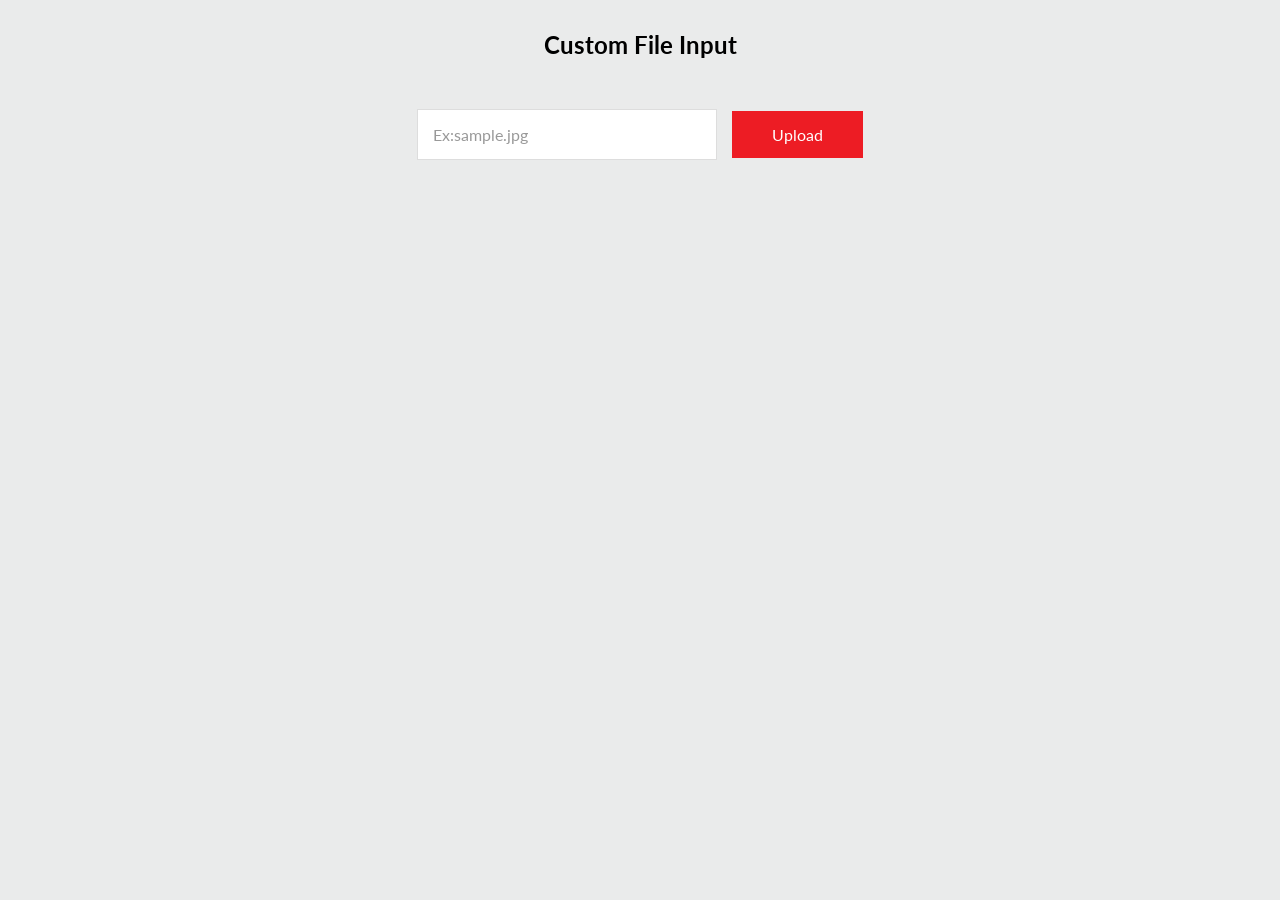
<file: 6651071078_NguyenTranTrungTinh_11-17/C11_6651071078/index.html>
<!DOCTYPE html>
<html lang="en">
<head>
<meta name="viewport" content="width=device-width, initial-scale=1.0, user-scalable=no">
<title>Home</title>
<meta charset="UTF-8">
<link rel="stylesheet" href="css/style.css">
</head>
<body>

<h2 class="text-center">Custom File Input</h2>

<div class="custom-file-wrp">
	<div class="filename">
		Ex:sample.jpg
	</div>
	<div class="custom-file">
		<label for="fileupload">Upload</label>
		<input type="file"  id="fileupload">
	</div>
</div>


<script src="js/jquery-latest.min.js"></script>
<script>
$(function () {
    var placeholder = $('.filename').text().trim();   // "Ex:sample.jpg"

    $('#fileupload').on('change', function () {
        if (this.files && this.files.length) {
            $('.filename').text(this.files[0].name).css('color', '#333');
        } else {
            $('.filename').text(placeholder).css('color', '#999');
        }
    });
});
</script>
</body>
</html>
</file>
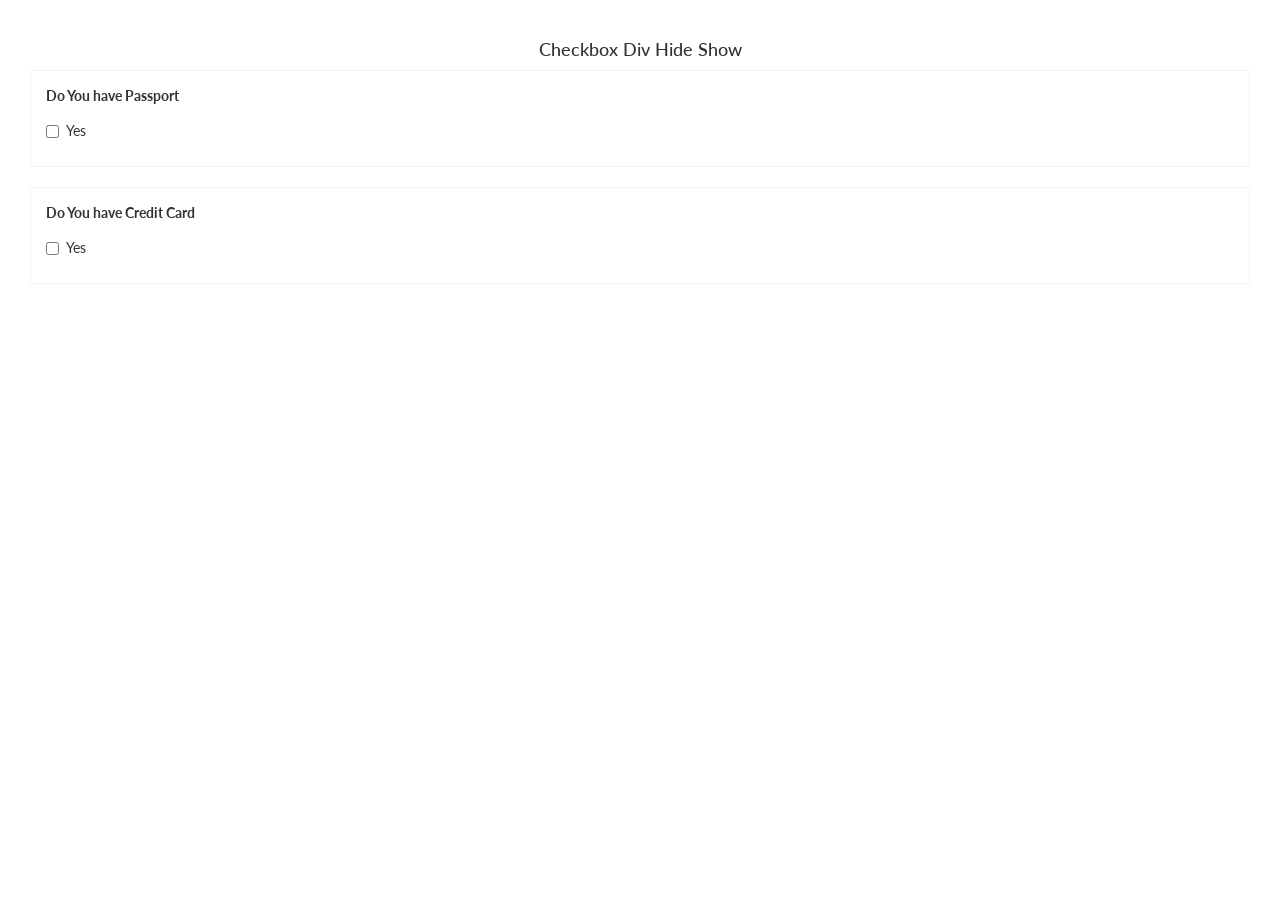
<file: 6651071078_NguyenTranTrungTinh_11-17/C12_6651071078/index.html>
<!DOCTYPE html>
<html lang="en">
<head>
<meta charset="UTF-8">	
<title>D CODE SHOW</title>
<link rel="stylesheet" href="css/bootstrap.min.css">
<link rel="stylesheet" href="css/style.css">
<style>
</style>
</head>
<body>
<h4>Checkbox Div Hide Show</h4>

<div class="checkbox-card">
	<label for="">Do You have Passport</label>
	<div class="checkbox">
		<label>
			<input type="checkbox" class="checkme">Yes
		</label>
	</div>
	<div class="passport-box">
		<input type="text" placeholder="Enter Passport Number" 
		class="form-control">
	</div>
	<div class="apply-box">
		<a href="">Apply For Passport</a>
	</div>
</div>
<br>
<div class="checkbox-card">
	<label for="">Do You have Credit Card</label>
	<div class="checkbox">
		<label>
			<input type="checkbox" class="checkme">Yes
		</label>
	</div>
	<div class="passport-box">
		<input type="text" placeholder="Enter Credit Card Number" 
		class="form-control">
	</div>
	<div class="apply-box">
		<a href="">Apply For Credit Card</a>
	</div>
</div>

	

	



<script src="js/jquery-latest.min.js"></script>

<script>
$(function () {
    // Tick "Yes" -> hiện ô nhập + link Apply của CHÍNH card đó; bỏ tick -> ẩn
    $('.checkme').on('change', function () {
        var card = $(this).closest('.checkbox-card');
        if (this.checked) {
            card.find('.passport-box, .apply-box').slideDown(200);
        } else {
            card.find('.passport-box, .apply-box').slideUp(200);
        }
    });
});
</script>
</body>
</html>
</file>
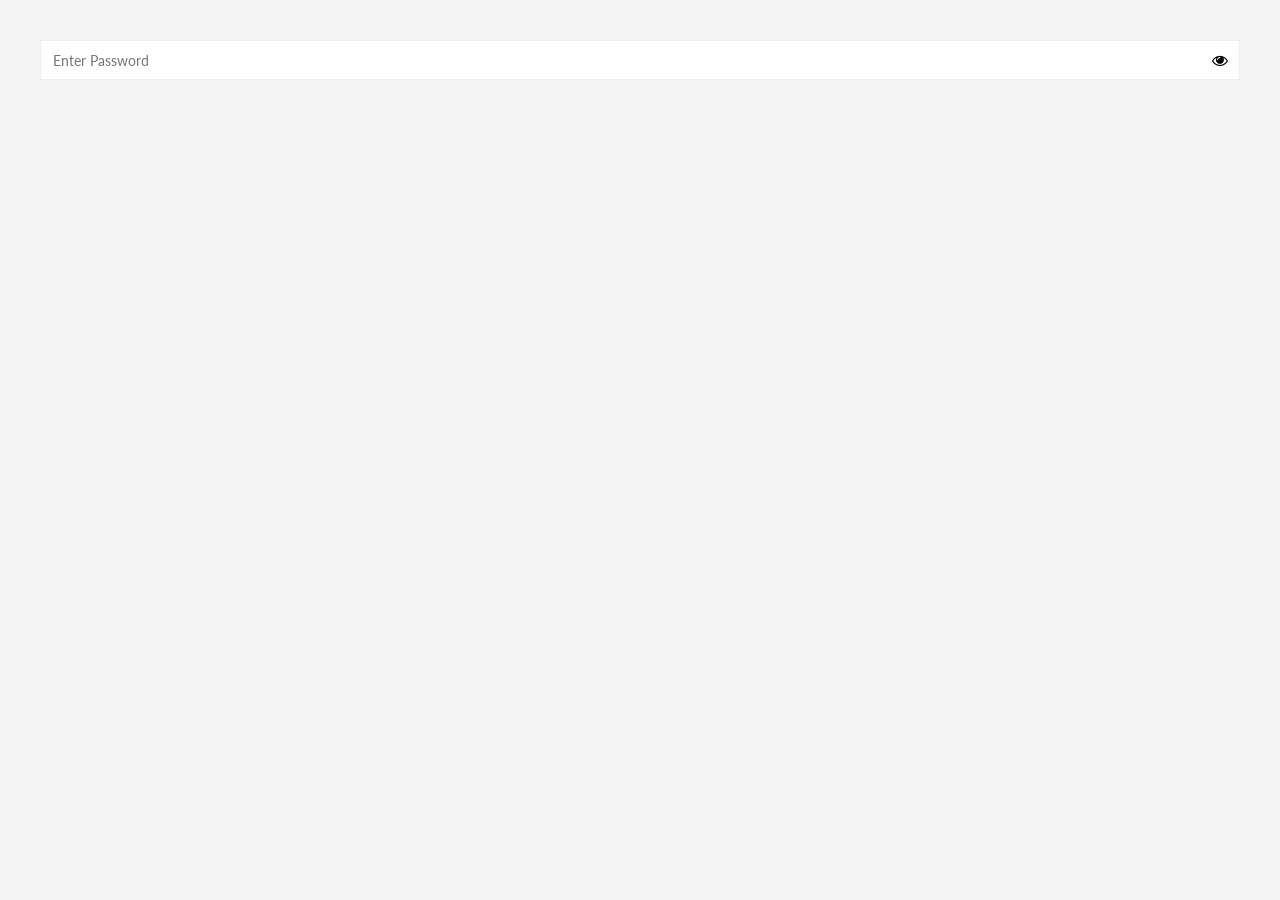
<file: 6651071078_NguyenTranTrungTinh_11-17/C13_6651071078/index.html>
<!DOCTYPE html>
<html lang="en">
<head>
<meta name="viewport" content="width=device-width, initial-scale=1.0, user-scalable=no">
<title>Home</title>
<meta charset="UTF-8">
<!--Font Awesome CDN Link-->
<link href="https://stackpath.bootstrapcdn.com/font-awesome/4.7.0/css/font-awesome.min.css" rel="stylesheet" type="text/css"/>
<link rel="stylesheet" href="css/style.css">
</head>
<body>

	<div class="password-show-card">
		<input type="password" class="input-control" placeholder="Enter Password">
		<i class="fa fa-eye password-show"></i>
		<!-- <i class="fa fa-eye-slash"></i> -->
	</div>

	
<script src="js/jquery-latest.min.js"></script>

<script>
$(function () {
    $('.password-show').on('click', function () {
        var input = $(this).siblings('.input-control');
        var isHidden = input.attr('type') === 'password';

        input.attr('type', isHidden ? 'text' : 'password');
        $(this).toggleClass('fa-eye', !isHidden)
               .toggleClass('fa-eye-slash', isHidden);
    });
});
</script>
</body>
</html>
</file>
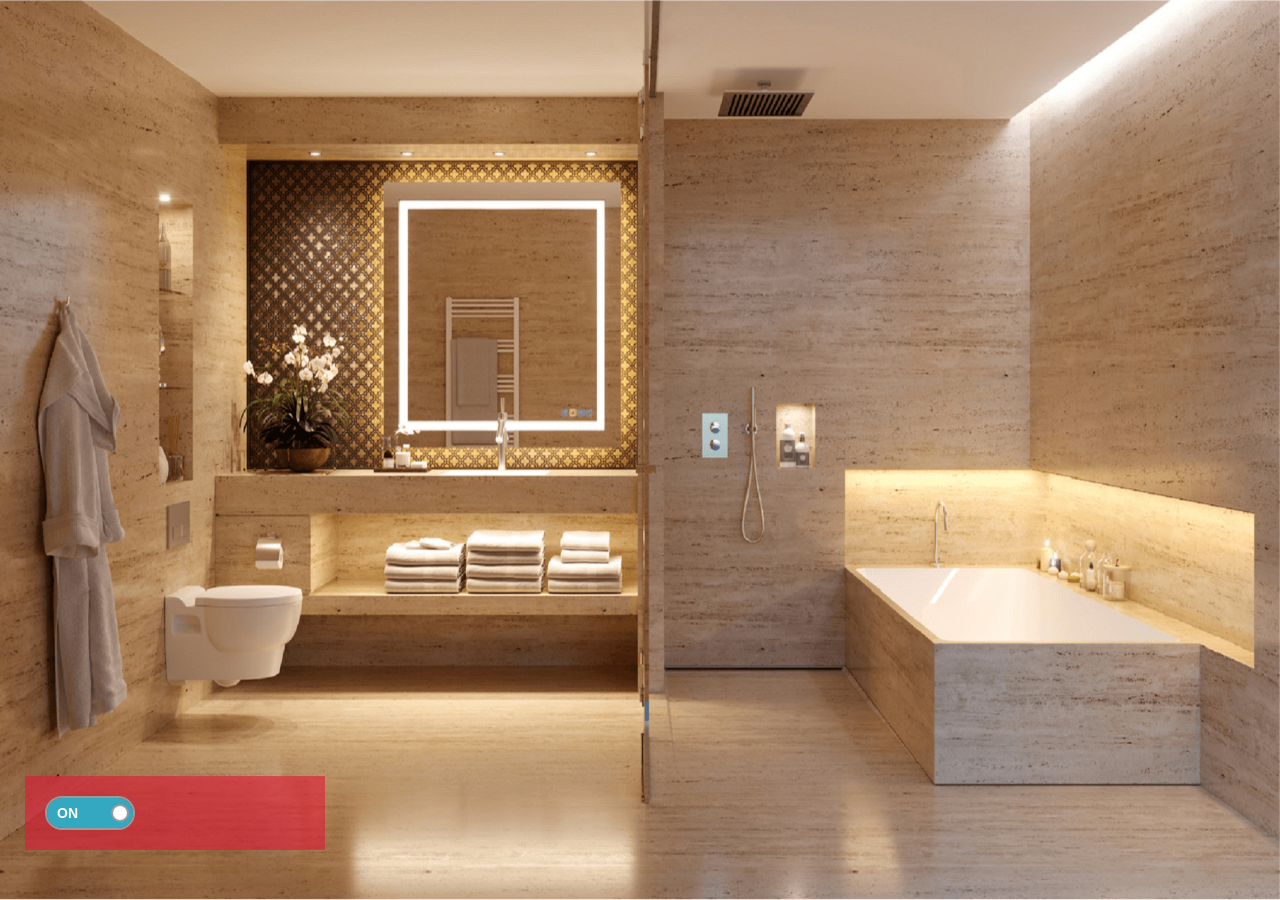
<file: 6651071078_NguyenTranTrungTinh_11-17/C14_6651071078/index.html>
<!DOCTYPE html>
<html lang="en">

<head>
    <meta name="viewport" content="width=device-width, initial-scale=1.0, user-scalable=no">
    <title>Home</title>
    <meta charset="UTF-8">

    <link rel="stylesheet" href="css/style.css">
</head>

<body>

    <!--IMAGE EFFECT-->
    <div class="image-effect" id="image-effect-2">
        <img src="images/off.png" class="fadeEffect">
        <img src="images/on.png">
    </div>

    <!--Switch Button-->
    <div class="switch-btn">
        <div class="onoffswitch">
            <input type="checkbox" name="onoffswitch" class="onoffswitch-checkbox toggle-switch-2" id="myonoffswitch" tabindex="0" checked>
            <label class="onoffswitch-label" for="myonoffswitch">
            <span class="onoffswitch-inner"></span>
            <span class="onoffswitch-switch"></span>
            </label>
        </div>
    </div>

    <script src="js/jquery-latest.min.js"></script>
    
<script>
$(function () {
    var imgs = $('#image-effect-2 img');   // [0] = off.png, [1] = on.png

    $('.toggle-switch-2').on('change', function () {
        imgs.removeClass('fadeEffect');                    // ẩn cả 2 (opacity 0)
        imgs.eq(this.checked ? 1 : 0).addClass('fadeEffect'); // hiện ảnh tương ứng (fade 1.2s)
    }).trigger('change');                                  // đồng bộ trạng thái ban đầu (đang ON)
});
</script>
</body>

</html>
</file>
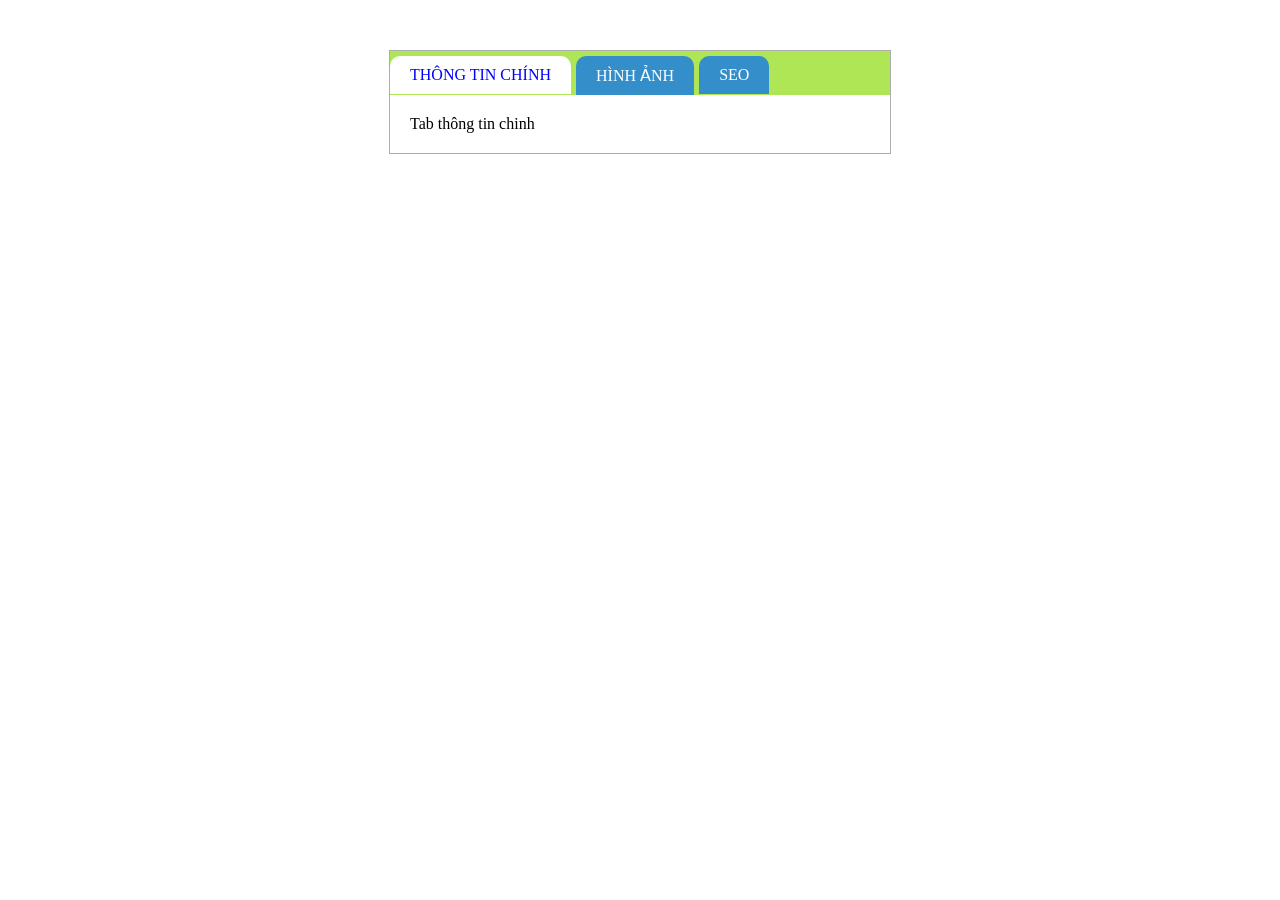
<file: 6651071078_NguyenTranTrungTinh_11-17/C15_6651071078/index.html>
<!DOCTYPE html>
<html>
    <head>
        <title>Tạo tabs trong jQuery</title>
        <meta charset="UTF-8">
        <meta name="viewport" content="width=device-width, initial-scale=1.0">
        <link rel="stylesheet" type="text/css" href="style.css">
        <script src="https://code.jquery.com/jquery-3.1.1.min.js" ></script>

       
    </head>
    <body>
        <div class="tab-wrapper" >
            <ul class="tab">
                <li>
                    <a href="#tab-main-info">Thông tin chính</a>
                </li>
                <li>
                    <a href="#tab-image">Hình ảnh</a>
                </li>
                <li>
                    <a href="#tab-seo">SEO</a>
                </li>
            </ul>
            <div class="tab-content">
                <div class="tab-item" id="tab-main-info">
                    Tab thông tin chinh
                </div>
                <div class="tab-item" id="tab-image">
                    Tab hình ảnh
                </div>
                <div class="tab-item" id="tab-seo">
                    Tab SEO
                </div>
            </div>
        </div>
    <script>
$(function () {
    function showTab(href) {
        $('.tab li').removeClass('active');
        $('.tab a[href="' + href + '"]').parent().addClass('active');
        $('.tab-item').hide();
        $(href).fadeIn(200);
    }

    $('.tab a').on('click', function (e) {
        e.preventDefault();
        showTab($(this).attr('href'));
    });

    // Mặc định mở tab đầu tiên
    showTab($('.tab a').first().attr('href'));
});
</script>
</body>
</html>
</file>
<file: 6651071078_NguyenTranTrungTinh_11-17/C11_6651071078/css/style.css>
@import url('https://fonts.googleapis.com/css?family=Lato:400,700,900|Open+Sans:300,400|Oswald:400,700');
* { padding: 0; margin: 0; box-sizing: border-box }
body {font-family:'Lato',sans-serif;padding: 30px;background: #eaebeb;}

/**************/

.text-center{
text-align: center;
margin-bottom: 50px;
}

.custom-file-wrp{
	display: flex;
	justify-content: center;
	align-items: center;
}

.filename{
	background: #fff;
	padding: 15px 15px;
	border: 1px solid #ddd;
	width: 300px;
	margin-right: 15px;
	color: #999
}

.custom-file input[type="file"]
{
	display: none
}

.custom-file label{
	cursor: pointer;
	background: #ed1c24;
	display: inline-block;
	color: #fff;
	padding: 14px 40px;
	text-align: center;
}
</file>
<file: 6651071078_NguyenTranTrungTinh_11-17/C12_6651071078/css/style.css>
@import url('https://fonts.googleapis.com/css?family=Lato:400,700,900|Open+Sans:300,400|Oswald:400,700');
* { padding: 0; margin: 0; box-sizing: border-box }
body {font-family:'Lato',sans-serif;padding: 30px;}

/**************/
h4{text-align: center}

.checkbox-card{
	border: 1px solid #f4f4f4;
	padding: 15px;
}

.passport-box{
	display: none
}

.apply-box{
	margin-top: 10px;
	display: none
}
</file>
<file: 6651071078_NguyenTranTrungTinh_11-17/C13_6651071078/css/style.css>
@import url('https://fonts.googleapis.com/css?family=Lato:400,700,900|Open+Sans:300,400|Oswald:400,700');

* {
padding: 0;
margin: 0;
box-sizing: border-box;
font-family: 'Lato', sans-serif;
}

html,body{
width: 100%;
height: 100%;
background: #f4f4f4;
padding: 20px;
}

/***************/

.password-show-card{
	position: relative
}

.password-show-card .input-control{
	width: 100%;
	height: 40px;
	background: #fff;
	border: 1px solid #eee;
	box-shadow: 0px 0px 2px #eee;
	padding: 6px 12px;
	font-size: 14px;
	color: #333333
}

.password-show-card .input-control:focus{
border: 1px solid #66afe9;
}

.password-show-card .password-show{
position: absolute;
top: 12px;
right: 12px;
cursor: pointer;
}
</file>
<file: 6651071078_NguyenTranTrungTinh_11-17/C14_6651071078/css/style.css>
@import url('https://fonts.googleapis.com/css?family=Lato:400,700,900|Open+Sans:300,400|Oswald:400,700');
* {
    padding: 0;
    margin: 0;
    box-sizing: border-box
}

body {
    font-family: 'Lato', sans-serif;
    background: #eaebeb;
}


/**************/


/******Image Transition Effect*********/

.image-effect {
    position: relative;
}

.image-effect img {
    position: absolute;
    left: 0;
    transition: opacity 1.2s ease-in-out;
    opacity: 0;
    height: 100vh;
    width: 100%;
}

.image-effect img.fadeEffect {
    opacity: 1;
}


/****/

.switch-btn {
    margin-left: 25px;
    position: absolute;
    bottom: 50px;
    z-index: 10;
    background: rgba(226, 25, 55, .6);
    width: 300px;
    padding: 20px;
    display: flex;
    align-items: center;
}

.onoffswitch {
    position: relative;
    width: 90px;
    -webkit-user-select: none;
    -moz-user-select: none;
    -ms-user-select: none;
}

.onoffswitch-checkbox {
    position: absolute;
    opacity: 0;
    pointer-events: none;
}

.onoffswitch-label {
    display: block;
    overflow: hidden;
    cursor: pointer;
    border: 2px solid #999999;
    border-radius: 20px;
}

.onoffswitch-inner {
    display: block;
    width: 200%;
    margin-left: -100%;
    transition: margin 0.3s ease-in 0s;
}

.onoffswitch-inner:before,
.onoffswitch-inner:after {
    display: block;
    float: left;
    width: 50%;
    height: 30px;
    padding: 0;
    line-height: 30px;
    font-size: 14px;
    color: white;
    font-family: Trebuchet, Arial, sans-serif;
    font-weight: bold;
    box-sizing: border-box;
}

.onoffswitch-inner:before {
    content: "ON";
    padding-left: 10px;
    background-color: #34A7C1;
    color: #FFFFFF;
}

.onoffswitch-inner:after {
    content: "OFF";
    padding-right: 10px;
    background-color: #EEEEEE;
    color: #999999;
    text-align: right;
}

.onoffswitch-switch {
    display: block;
    width: 18px;
    margin: 6px;
    background: #FFFFFF;
    position: absolute;
    top: 2px;
    bottom: 0;
    right: 56px;
    border: 2px solid #999999;
    border-radius: 20px;
    transition: all 0.3s ease-in 0s;
    height: 18px;
}

.onoffswitch-checkbox:checked+.onoffswitch-label .onoffswitch-inner {
    margin-left: 0;
}

.onoffswitch-checkbox:checked+.onoffswitch-label .onoffswitch-switch {
    right: 0px;
}
</file>
<file: 6651071078_NguyenTranTrungTinh_11-17/C15_6651071078/style.css>
.tab-wrapper{
    width: 500px;
    margin: 50px auto;
    border: solid 1px #acacac;
}
.tab-wrapper ul{
    overflow: hidden;
    background: #aee655;
    margin: 0px;
    padding: 0px;
}
.tab-wrapper ul li{
    float: left;
    list-style: none;
    padding: 10px 20px;
    background: #348ec9;
    border-radius: 10px 10px 0px 0px;
    margin-right: 5px;
    margin-top: 5px;
}
.tab-wrapper ul li.active{
    background: #Fff;
}
.tab-wrapper ul li.active a{
    color: blue;
}
.tab-wrapper ul li a{
    color: #fff;
    text-transform: uppercase;
    text-decoration: none;
}
.tab-content{
    padding: 20px;
}
.tab-item{
    display: none;
}
</file>
